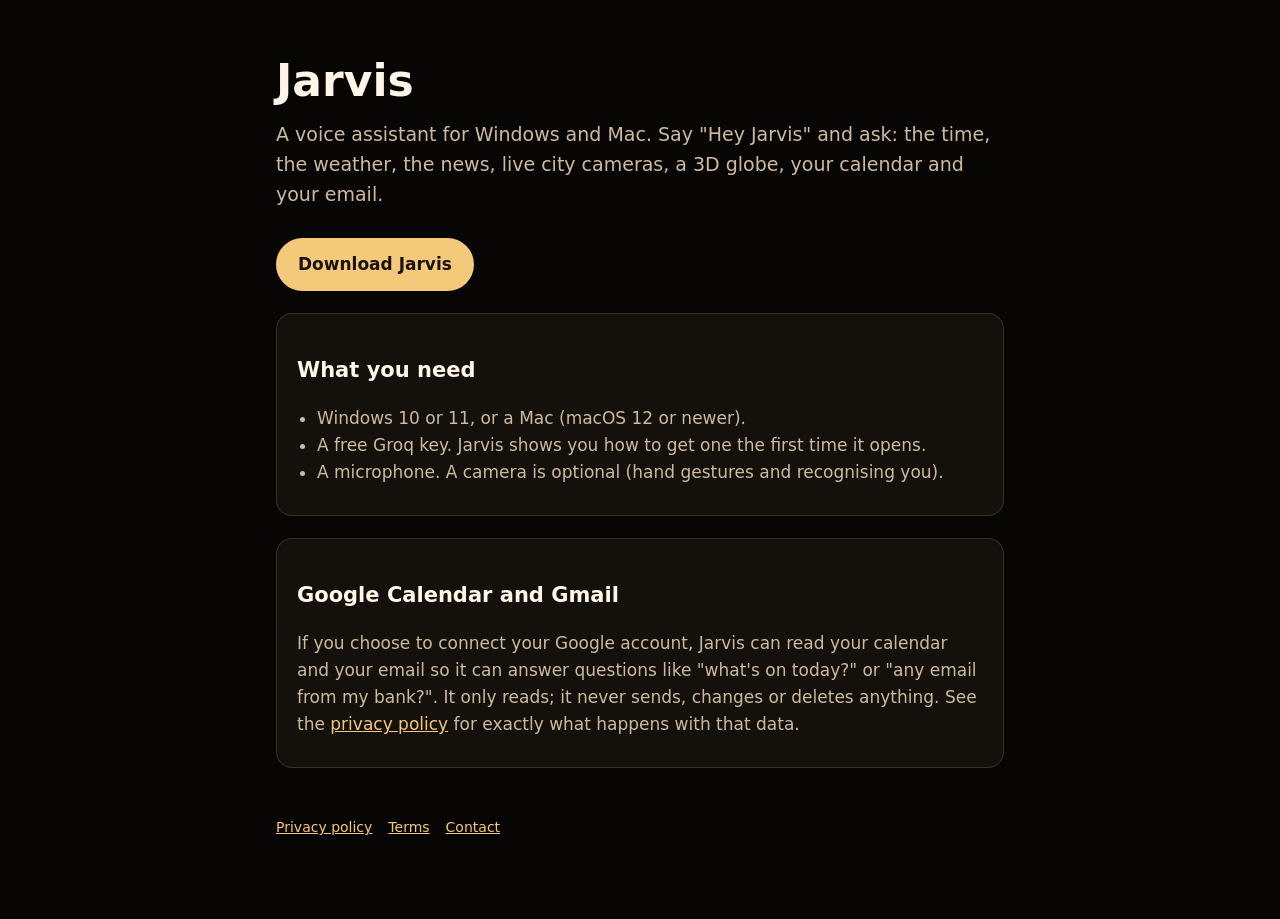
<file: index.html>
<!doctype html>
<html lang="en"><head><meta charset="utf-8"><meta name="viewport" content="width=device-width, initial-scale=1">
<title>Jarvis</title><meta name="description" content="Jarvis, a voice assistant for Windows and Mac."><link rel="stylesheet" href="style.css"></head>
<body><main>
<h1>Jarvis</h1>
<p class="lead">A voice assistant for Windows and Mac. Say "Hey Jarvis" and ask: the time, the weather, the news, live city cameras, a 3D globe, your calendar and your email.</p>
<p><a class="btn" href="https://github.com/ghost-apps/downloads/releases/latest">Download Jarvis</a></p>
<div class="card">
<h2>What you need</h2>
<ul>
<li>Windows 10 or 11, or a Mac (macOS 12 or newer).</li>
<li>A free Groq key. Jarvis shows you how to get one the first time it opens.</li>
<li>A microphone. A camera is optional (hand gestures and recognising you).</li>
</ul>
</div>
<div class="card">
<h2>Google Calendar and Gmail</h2>
<p>If you choose to connect your Google account, Jarvis can read your calendar and your email so it can answer questions like "what's on today?" or "any email from my bank?". It only reads; it never sends, changes or deletes anything. See the <a href="privacy.html">privacy policy</a> for exactly what happens with that data.</p>
</div>
<footer><a href="privacy.html">Privacy policy</a><a href="terms.html">Terms</a><a href="https://github.com/ghost-apps/downloads/issues">Contact</a></footer>
</main></body></html>
</file>
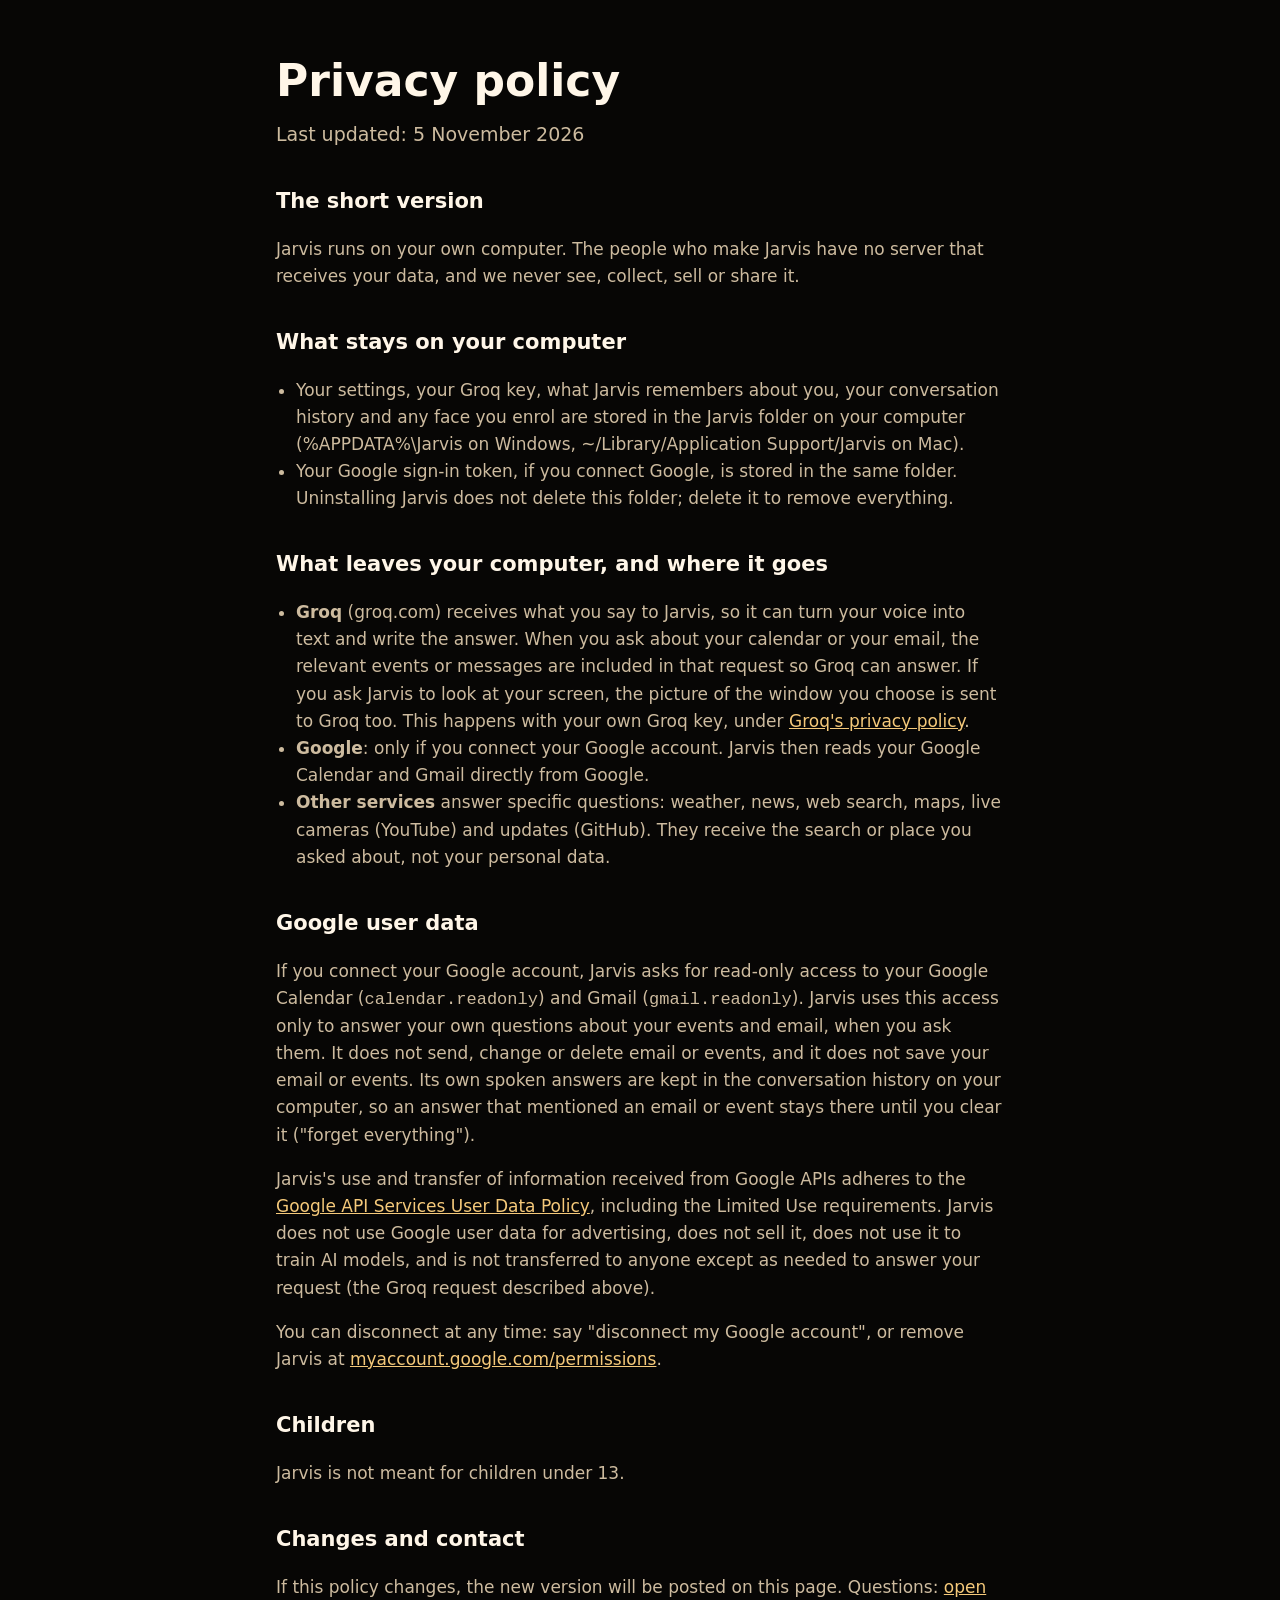
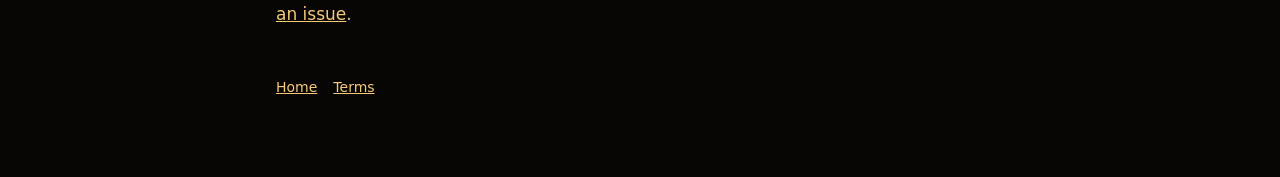
<file: privacy.html>
<!doctype html>
<html lang="en"><head><meta charset="utf-8"><meta name="viewport" content="width=device-width, initial-scale=1">
<title>Jarvis privacy policy</title><link rel="stylesheet" href="style.css"></head>
<body><main>
<h1>Privacy policy</h1>
<p class="lead">Last updated: 5 November 2026</p>

<h2>The short version</h2>
<p>Jarvis runs on your own computer. The people who make Jarvis have no server that receives your data, and we never see, collect, sell or share it.</p>

<h2>What stays on your computer</h2>
<ul>
<li>Your settings, your Groq key, what Jarvis remembers about you, your conversation history and any face you enrol are stored in the Jarvis folder on your computer (%APPDATA%\Jarvis on Windows, ~/Library/Application Support/Jarvis on Mac).</li>
<li>Your Google sign-in token, if you connect Google, is stored in the same folder. Uninstalling Jarvis does not delete this folder; delete it to remove everything.</li>
</ul>

<h2>What leaves your computer, and where it goes</h2>
<ul>
<li><b>Groq</b> (groq.com) receives what you say to Jarvis, so it can turn your voice into text and write the answer. When you ask about your calendar or your email, the relevant events or messages are included in that request so Groq can answer. If you ask Jarvis to look at your screen, the picture of the window you choose is sent to Groq too. This happens with your own Groq key, under <a href="https://groq.com/privacy-policy/">Groq's privacy policy</a>.</li>
<li><b>Google</b>: only if you connect your Google account. Jarvis then reads your Google Calendar and Gmail directly from Google.</li>
<li><b>Other services</b> answer specific questions: weather, news, web search, maps, live cameras (YouTube) and updates (GitHub). They receive the search or place you asked about, not your personal data.</li>
</ul>

<h2>Google user data</h2>
<p>If you connect your Google account, Jarvis asks for read-only access to your Google Calendar (<code>calendar.readonly</code>) and Gmail (<code>gmail.readonly</code>). Jarvis uses this access only to answer your own questions about your events and email, when you ask them. It does not send, change or delete email or events, and it does not save your email or events. Its own spoken answers are kept in the conversation history on your computer, so an answer that mentioned an email or event stays there until you clear it ("forget everything").</p>
<p>Jarvis's use and transfer of information received from Google APIs adheres to the <a href="https://developers.google.com/terms/api-services-user-data-policy">Google API Services User Data Policy</a>, including the Limited Use requirements. Jarvis does not use Google user data for advertising, does not sell it, does not use it to train AI models, and is not transferred to anyone except as needed to answer your request (the Groq request described above).</p>
<p>You can disconnect at any time: say "disconnect my Google account", or remove Jarvis at <a href="https://myaccount.google.com/permissions">myaccount.google.com/permissions</a>.</p>

<h2>Children</h2>
<p>Jarvis is not meant for children under 13.</p>

<h2>Changes and contact</h2>
<p>If this policy changes, the new version will be posted on this page. Questions: <a href="https://github.com/ghost-apps/downloads/issues">open an issue</a>.</p>

<footer><a href="index.html">Home</a><a href="terms.html">Terms</a></footer>
</main></body></html>
</file>
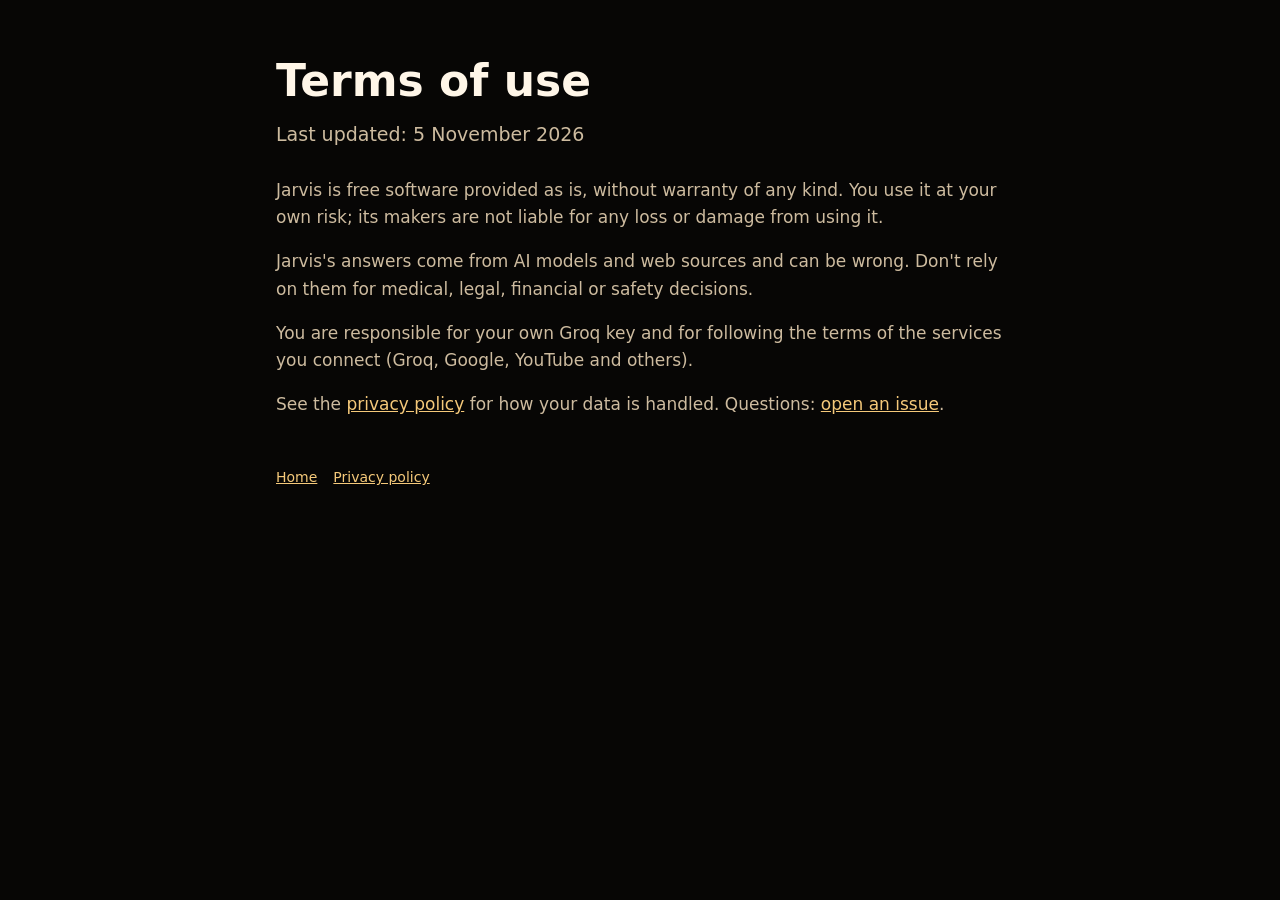
<file: terms.html>
<!doctype html>
<html lang="en"><head><meta charset="utf-8"><meta name="viewport" content="width=device-width, initial-scale=1">
<title>Jarvis terms</title><link rel="stylesheet" href="style.css"></head>
<body><main>
<h1>Terms of use</h1>
<p class="lead">Last updated: 5 November 2026</p>
<p>Jarvis is free software provided as is, without warranty of any kind. You use it at your own risk; its makers are not liable for any loss or damage from using it.</p>
<p>Jarvis's answers come from AI models and web sources and can be wrong. Don't rely on them for medical, legal, financial or safety decisions.</p>
<p>You are responsible for your own Groq key and for following the terms of the services you connect (Groq, Google, YouTube and others).</p>
<p>See the <a href="privacy.html">privacy policy</a> for how your data is handled. Questions: <a href="https://github.com/ghost-apps/downloads/issues">open an issue</a>.</p>
<footer><a href="index.html">Home</a><a href="privacy.html">Privacy policy</a></footer>
</main></body></html>
</file>
<file: style.css>
:root { --bg: #070605; --card: #14100b; --line: rgba(255,214,150,.16); --gold: #f5c97a; --ice: #fff6e8; --mist: #cdbb9f; }
* { box-sizing: border-box; }
html, body { margin: 0; background: var(--bg); color: var(--mist); font: 17px/1.6 system-ui, -apple-system, "Segoe UI", sans-serif; }
main { max-width: 760px; margin: 0 auto; padding: 56px 16px 80px; }
h1 { color: var(--ice); font-size: clamp(30px, 6vw, 44px); line-height: 1.15; margin: 0 0 12px; }
h2 { color: var(--ice); font-size: 21px; margin: 36px 0 8px; }
a { color: var(--gold); }
.lead { font-size: 19px; margin: 0 0 28px; }
.btn { display: inline-block; padding: 13px 22px; border-radius: 999px; background: var(--gold); color: #1a1208; font-weight: 650; text-decoration: none; }
.card { background: var(--card); border: 1px solid var(--line); border-radius: 16px; padding: 4px 20px 12px; margin: 22px 0; }
ul { padding-left: 20px; }
footer { margin-top: 48px; font-size: 14px; color: #8c7a62; }
footer a { margin-right: 16px; }
</file>
